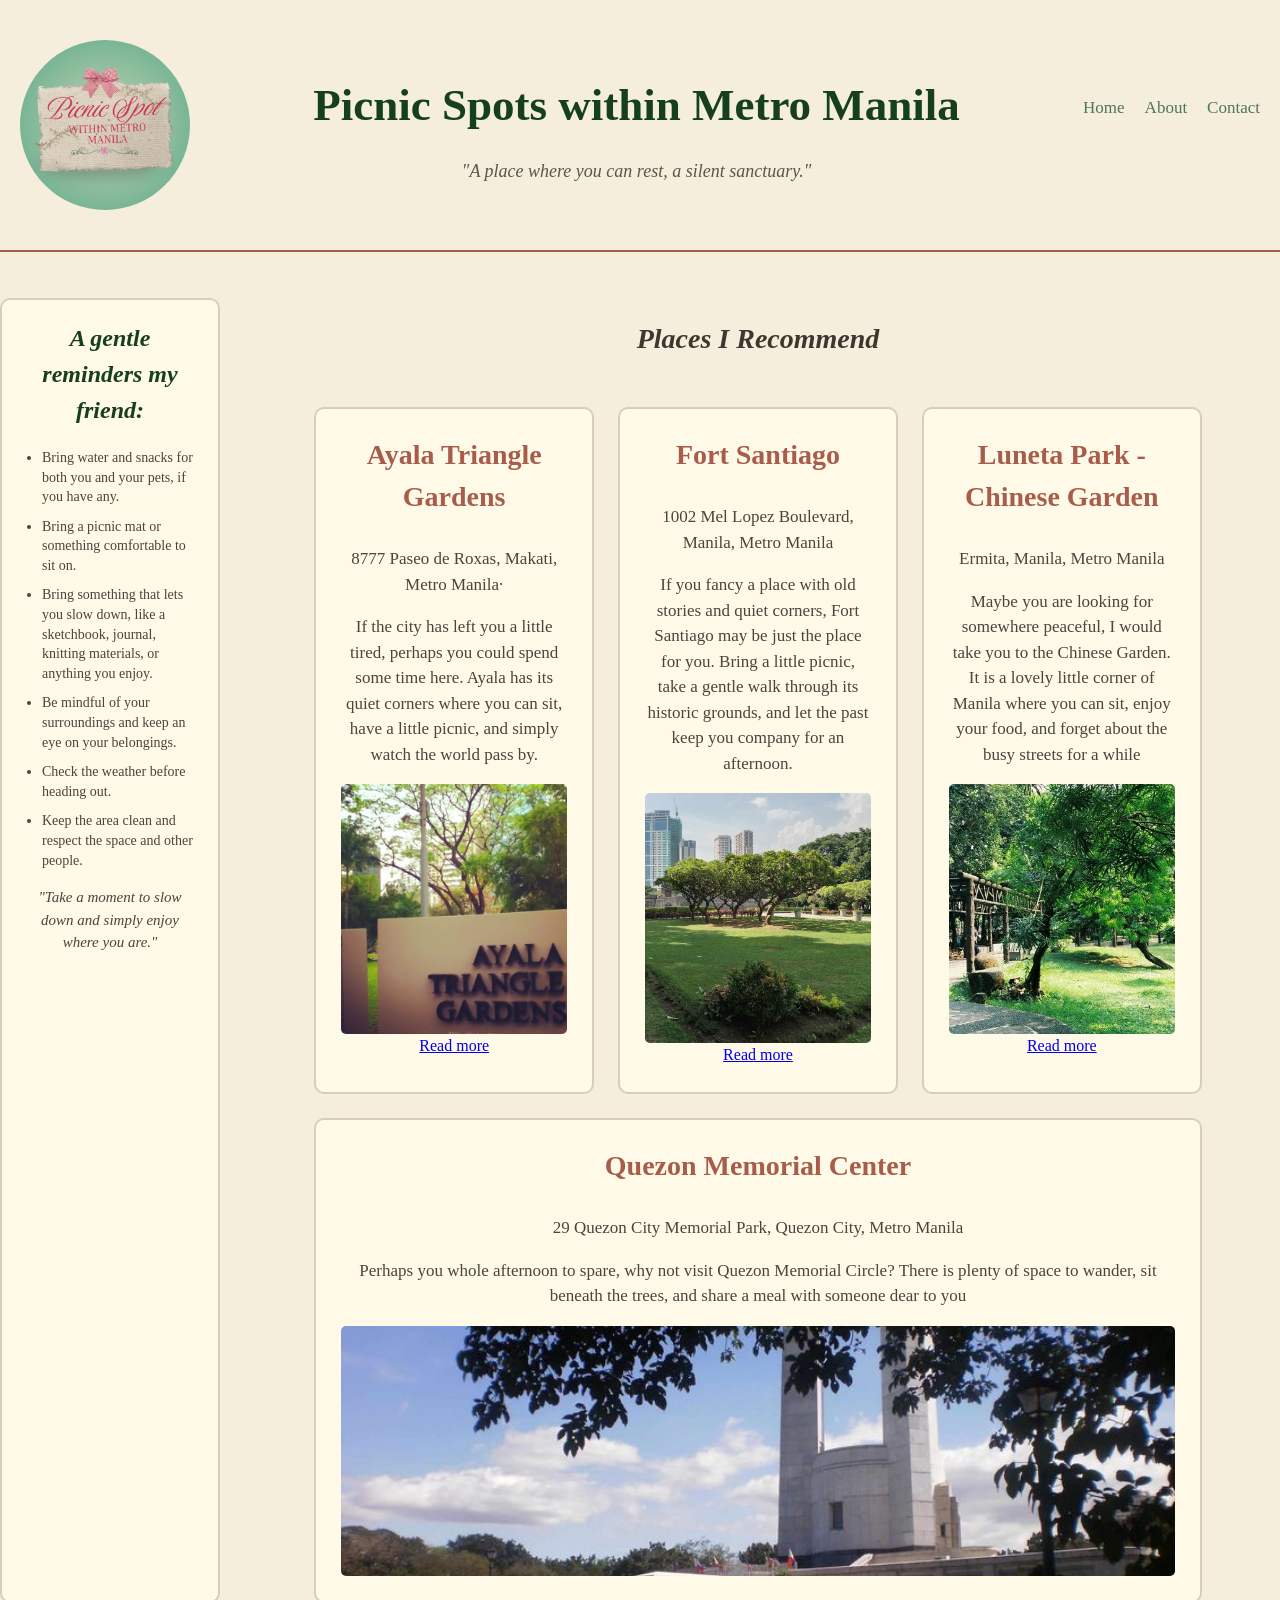
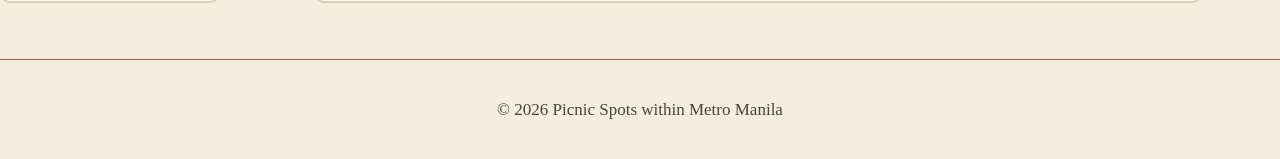
<file: index.html>
<!DOCTYPE html>
<html lang="en">
<head>
    <meta name="viewport" content="width=device-width, intial-scale=1.0">
    <title>Picnic Spots within Metro Manila</title>  
    <link rel="stylesheet" href="picnic.style.css">
</head>

<body>
 <div class="page ">
<header class="header" id="header">
    <div class ="header-content">
      <img src="logo.png" alt="Logo" class="Logo">
    </div>
      <div>
      <h1>Picnic Spots within Metro Manila</h1>
      <p class = "tagline">
      "A place where you can rest, a silent sanctuary."</p>
     </div>
  
    
    <nav>
       <ul>
        <li><a href="index.html">Home</a></li>
        <li><a href="about.picnic.html">About</a></li>
        <li><a href="contact.picnic.html">Contact</a></li>
       </ul>
    </nav>
</header>
  
<aside>
    <h2>A gentle reminders my friend:</h2>
    <ul>
       <li>Bring water and snacks for both you and your pets, if you have any.</li>
       <li>Bring a picnic mat or something comfortable to sit on.</li>
       <li>Bring something that lets you slow down, like a sketchbook, journal, knitting materials, or anything you enjoy.</li>
       <li>Be mindful of your surroundings and keep an eye on your belongings.</li>
       <li>Check the weather before heading out.</li>
       <li>Keep the area clean and respect the space and other people.</li>
   </ul>
    <p>"Take a moment to slow down and simply enjoy where you are."</p>
</aside>

<main>
<section class="recommended-places">
   <h2>Places I Recommend</h2>

<br>

<div class="place-container" id="place-container">
  <article class= "place">
       <h3>Ayala Triangle Gardens</h3>
       <p>8777 Paseo de Roxas, Makati, Metro Manila·</p>
       <p>If the city has left you a little tired, perhaps you could spend some time here. 
          Ayala has its quiet corners where you can sit, have a little picnic, and simply watch the world pass by.</p>
        <img src="Ayala-triangle-garden.jpg" alt="Ayala" class="place-image">

        <a href="places/ayala-triangle-garden.html">Read more</a>
      </article> 

  <article class = "place">
      <h3>Fort Santiago</h3>
     <p>1002 Mel Lopez Boulevard, Manila, Metro Manila </p>
     <p>If you fancy a place with old stories and quiet corners, 
      Fort Santiago may be just the place for you. Bring a little picnic, 
      take a gentle walk through its historic grounds, and 
      let the past keep you company for an afternoon.</p>
      <img src="Fort-santiago.jpg" alt="Fort Santiago" class="place-image">

      <a href="places/fort-santiago.html">Read more</a>

  </article>

  <article class = "place" >
      <h3>Luneta Park - Chinese Garden</h3>
      <p> Ermita, Manila, Metro Manila </p>
      <p>Maybe you are looking for somewhere peaceful, I would take you to the Chinese Garden.
       It is a lovely little corner of Manila where you can sit, enjoy your food, and forget about 
       the busy streets for a while</p>
      <img src="Luneta-chinese-garden.jpg" alt="Luneta-chinese-garden"  class="place-image">

      <a href="places/luneta-chinese-garden.html">Read more</a>
      
  </article>

  <article class = "place">
      <h3>Quezon Memorial Center</h3>
      <p>29 Quezon City Memorial Park, Quezon City, Metro Manila </p>
      <p>Perhaps you whole afternoon to spare, why not visit Quezon Memorial Circle? 
     There is plenty of space to wander, sit beneath the trees, and share a meal with someone dear to you</p>
      <img src="Quezon-memorial-center.jpg" alt="Quezon-memorial-center" class="place-image">
  </article>
</div>
</main>
    
<footer>
  <p> &copy; 2026 Picnic Spots within Metro Manila</p>
</footer>
</div>

</body>
</html>
</file>
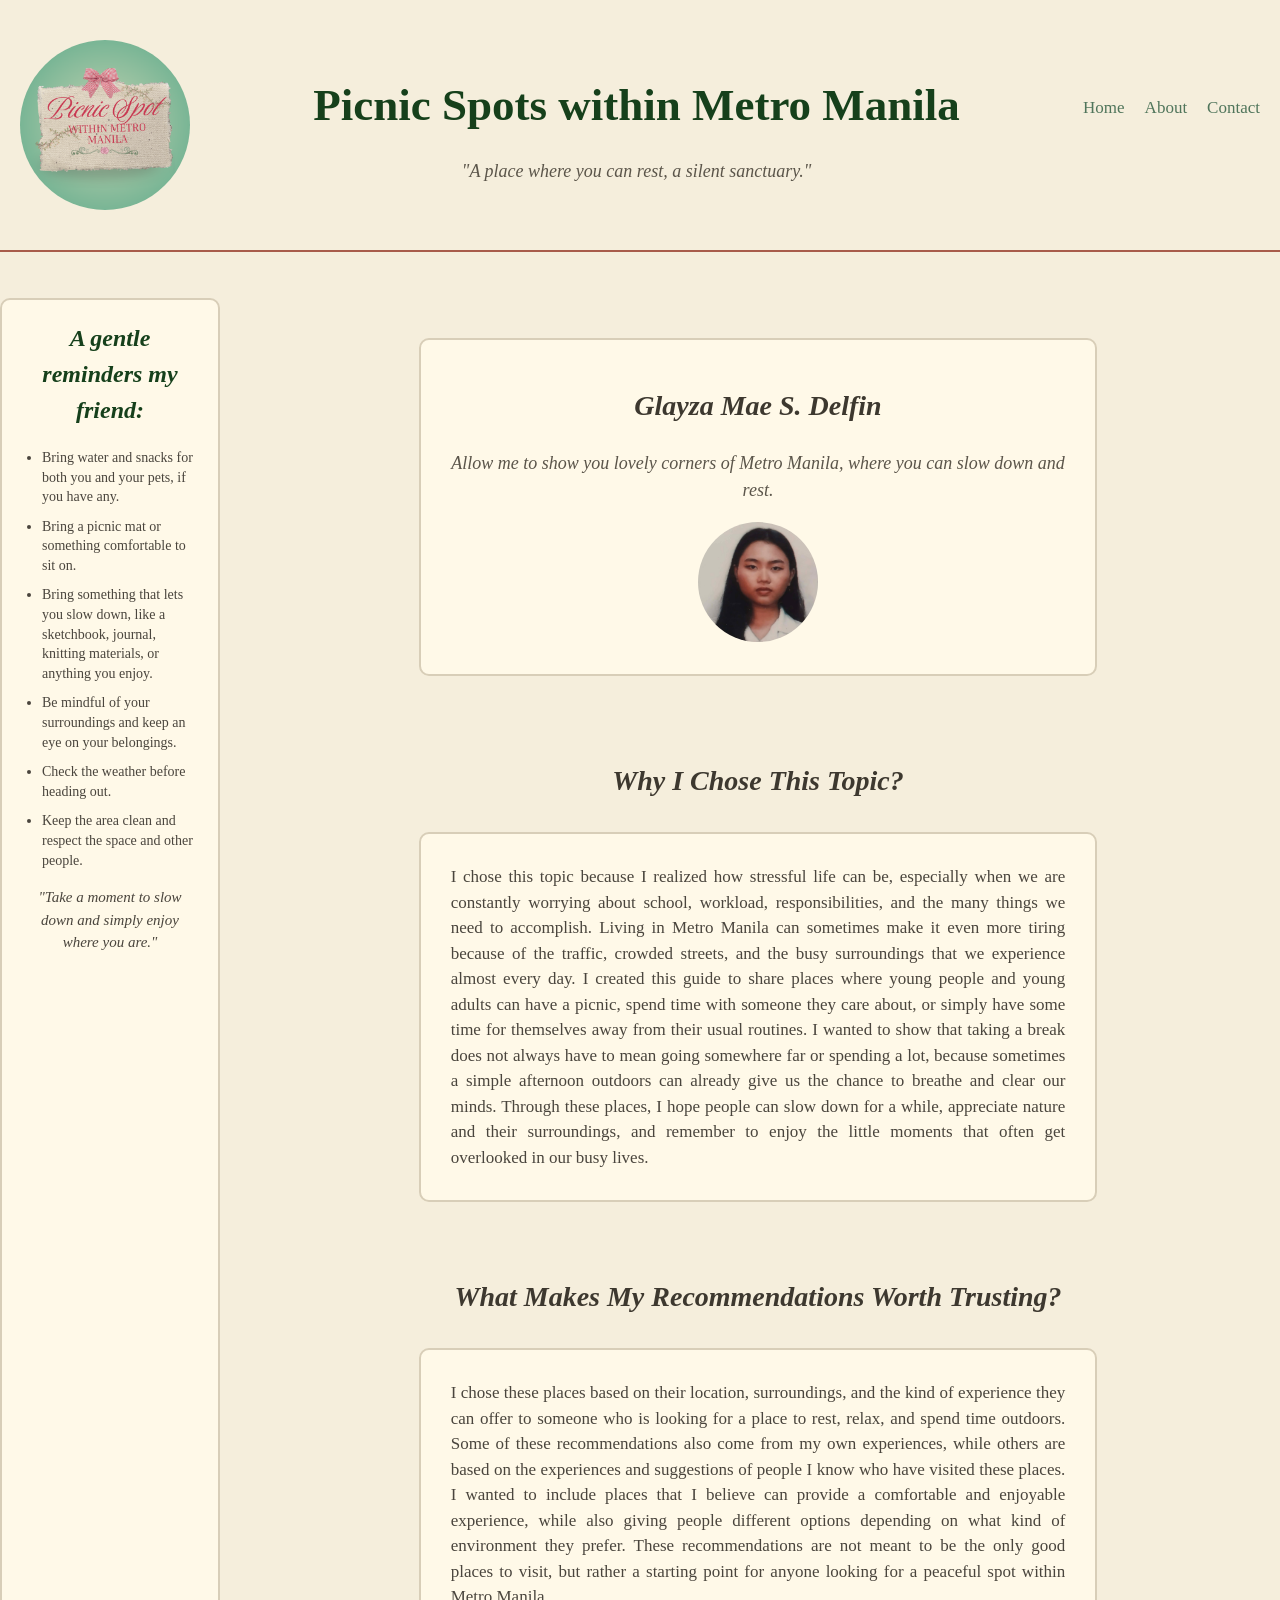
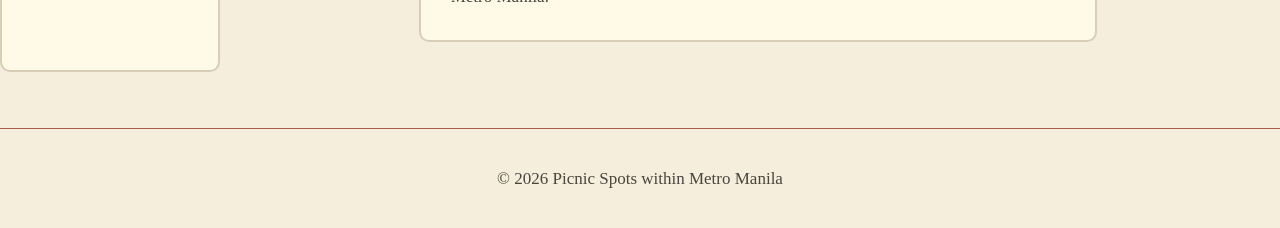
<file: about.picnic.html>
<!DOCTYPE html>
<html lang="en">
<head>
    <meta name="viewport" content="width=device-width, intial-scale=1.0">
    <title>About - Picnic Spots within Metro Manila</title>
    <link rel="stylesheet" href="picnic.style.css">
</head>
<body>
 <div class="page"?>
  <header class="header" id="header">
    <div class ="header-content">
      <img src="logo.png" alt="Logo" class="Logo">
    </div>
      <div>
      <h1>Picnic Spots within Metro Manila</h1>
      <p class = "tagline">
      "A place where you can rest, a silent sanctuary."</p>
      </div>
   
    <nav>
       <ul>
          <li><a href="index.html">Home</a></li>
          <li><a href="about.picnic.html">About</a></li>
          <li><a href="contact.picnic.html">Contact</a></li>
       </ul>
    </nav>
  </header>  
<aside>
  <h2>A gentle reminders my friend:</h2>
    <ul>
       <li>Bring water and snacks for both you and your pets, if you have any.</li>
       <li>Bring a picnic mat or something comfortable to sit on.</li>
       <li>Bring something that lets you slow down, like a sketchbook, journal, knitting materials, or anything you enjoy.</li>
       <li>Be mindful of your surroundings and keep an eye on your belongings.</li>
       <li>Check the weather before heading out.</li>
       <li>Keep the area clean and respect the space and other people.</li>
   </ul>
    <p>"Take a moment to slow down and simply enjoy where you are."</p>
</aside>
  
<main>
<section class= "owner" id="owner">
    <h2>Glayza Mae S. Delfin</h2>
    <p class = "tagline">
        Allow me to show you lovely corners of Metro Manila,
        where you can slow down and rest.</p>
   <img src="profile.jpg" alt="profile" class="profile">
</section>  

<br>

<h2>Why I Chose This Topic?</h2> 
<section class="why">
    <p>I chose this topic because I realized how stressful life can be, especially when we are constantly worrying about school, workload, responsibilities, 
        and the many things we need to accomplish. Living in Metro Manila can sometimes make it even more tiring because of the traffic, crowded streets, and 
        the busy surroundings that we experience almost every day. I created this guide to share places where young people and young adults can have a picnic, 
        spend time with someone they care about, or simply have some time for themselves away from their usual routines. I wanted to show that taking a break 
        does not always have to mean going somewhere far or spending a lot, because sometimes a simple afternoon outdoors can already give us the chance to breathe and clear our minds. 
        Through these places, I hope people can slow down for a while, appreciate nature and their surroundings, and remember to enjoy the little moments that often get overlooked in our busy lives.</p>    
</section>

<br>

<h2>What Makes My Recommendations Worth Trusting?</h2> 
<section class="what">
     <p>I chose these places based on their location, surroundings, and the kind of experience they can offer to someone who is looking for a place to rest, relax,
        and spend time outdoors. Some of these recommendations also come from my own experiences, while others are based on the experiences and suggestions of people 
        I know who have visited these places. I wanted to include places that I believe can provide a comfortable and enjoyable experience, while also giving people different options 
        depending on what kind of environment they prefer. These recommendations are not meant to be the only good places to visit, but rather a starting point for anyone looking for a peaceful spot
        within Metro Manila.</p>
</section>
</main>

<footer>
    <p> &copy; 2026 Picnic Spots within Metro Manila</p>
</footer>
</div>

</body>
</html>
</file>
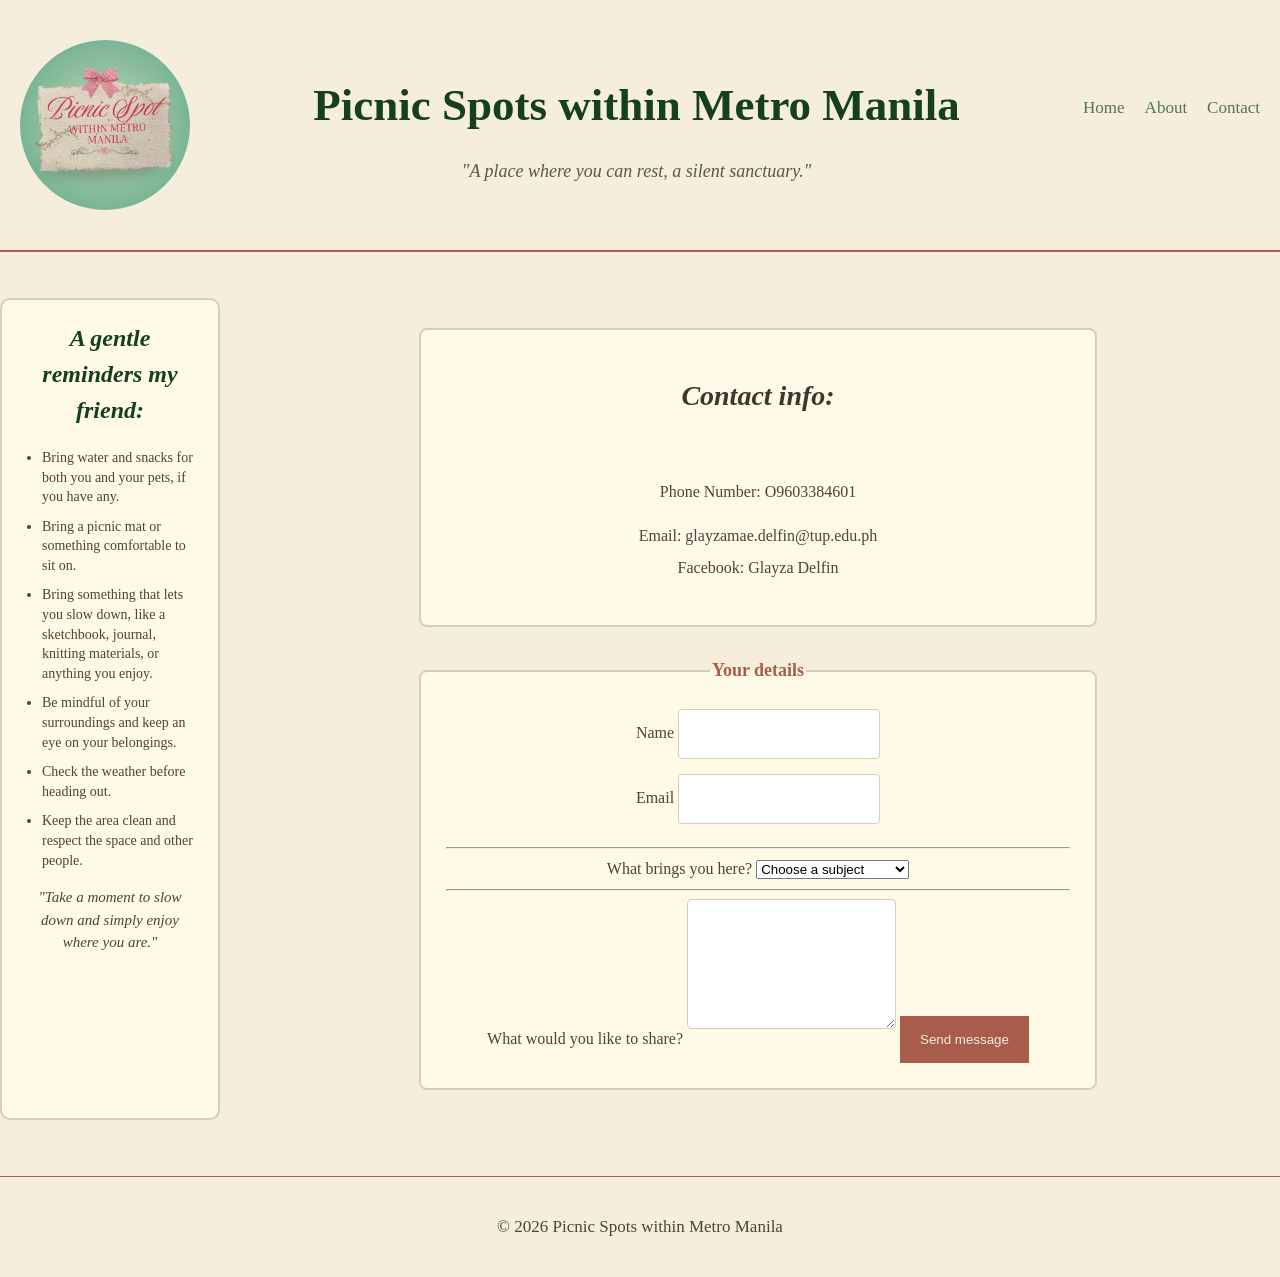
<file: contact.picnic.html>
<!DOCTYPE html>
<html lang="en">
<head>
    <meta name="viewport" content="width=device-width, intial-scale=1.0">
    <title>Contact info - Picnic Spots within Metro Manila</title>
    <link rel="stylesheet" href="picnic.style.css">
</head>
<body>
<div class="page">
<header class="header" id="header">
    <div class ="header-content">
      <img src="logo.png" alt="Logo" class="Logo">
    </div>
      <div>
      <h1>Picnic Spots within Metro Manila</h1>
      <p class = "tagline">
      "A place where you can rest, a silent sanctuary."</p>
     </div>
  
    <nav>
       <ul>
        <li><a href="index.html">Home</a></li>
        <li><a href="about.picnic.html">About</a></li>
        <li><a href="contact.picnic.html">Contact</a></li>
       </ul>
    </nav>
</header>

<aside>
  <h2>A gentle reminders my friend:</h2>
    <ul>
       <li>Bring water and snacks for both you and your pets, if you have any.</li>
       <li>Bring a picnic mat or something comfortable to sit on.</li>
       <li>Bring something that lets you slow down, like a sketchbook, journal, knitting materials, or anything you enjoy.</li>
       <li>Be mindful of your surroundings and keep an eye on your belongings.</li>
       <li>Check the weather before heading out.</li>
       <li>Keep the area clean and respect the space and other people.</li>
   </ul>
    <p>"Take a moment to slow down and simply enjoy where you are."</p>
</aside>

<main>
    <section class="contact"> 
      <h2>Contact info:</h2>
      <br>
      <p>Phone Number: O9603384601</p> 
    <ul> 
        <li><a href="mailto:glayzamae.delfin@tup.edu.ph">Email: glayzamae.delfin@tup.edu.ph</a></li> 
        <li><a href="https://www.facebook.com/profile.php?id=100088355409201">Facebook: Glayza Delfin</a></li> 
    </ul>
    </section>

     <fieldset class="form">
        <legend>Your details</legend>
        <label for="name">Name</label>
        <input type="text" id="name" name="name" required>
        <br>
        <label for="email">Email</label>
        <input type="email" id="email" name="email" required>
        <hr>
        <label for="subject">What brings you here?</label> 
        <select id="subject" name="subject"> 
          <option value="">Choose a subject</option> 
          <option value="suggest-place">Suggest a Picnic Spot</option> 
          <option value="give new insight">Give new insight</option> 
          <option value="ask-question">Ask a Question</option>
          <option value="something-else">Something Else</option> 
        </select> 
        <hr>
        <label for="message">What would you like to share?</label>
        <textarea id="message" name="message" rows="6" required>
        </textarea> <button type="submit">Send message</button>
  </fieldset>
</main>

<footer>
    <p> &copy; 2026 Picnic Spots within Metro Manila</p>
</footer>
</div>

</body>
</html>
</file>
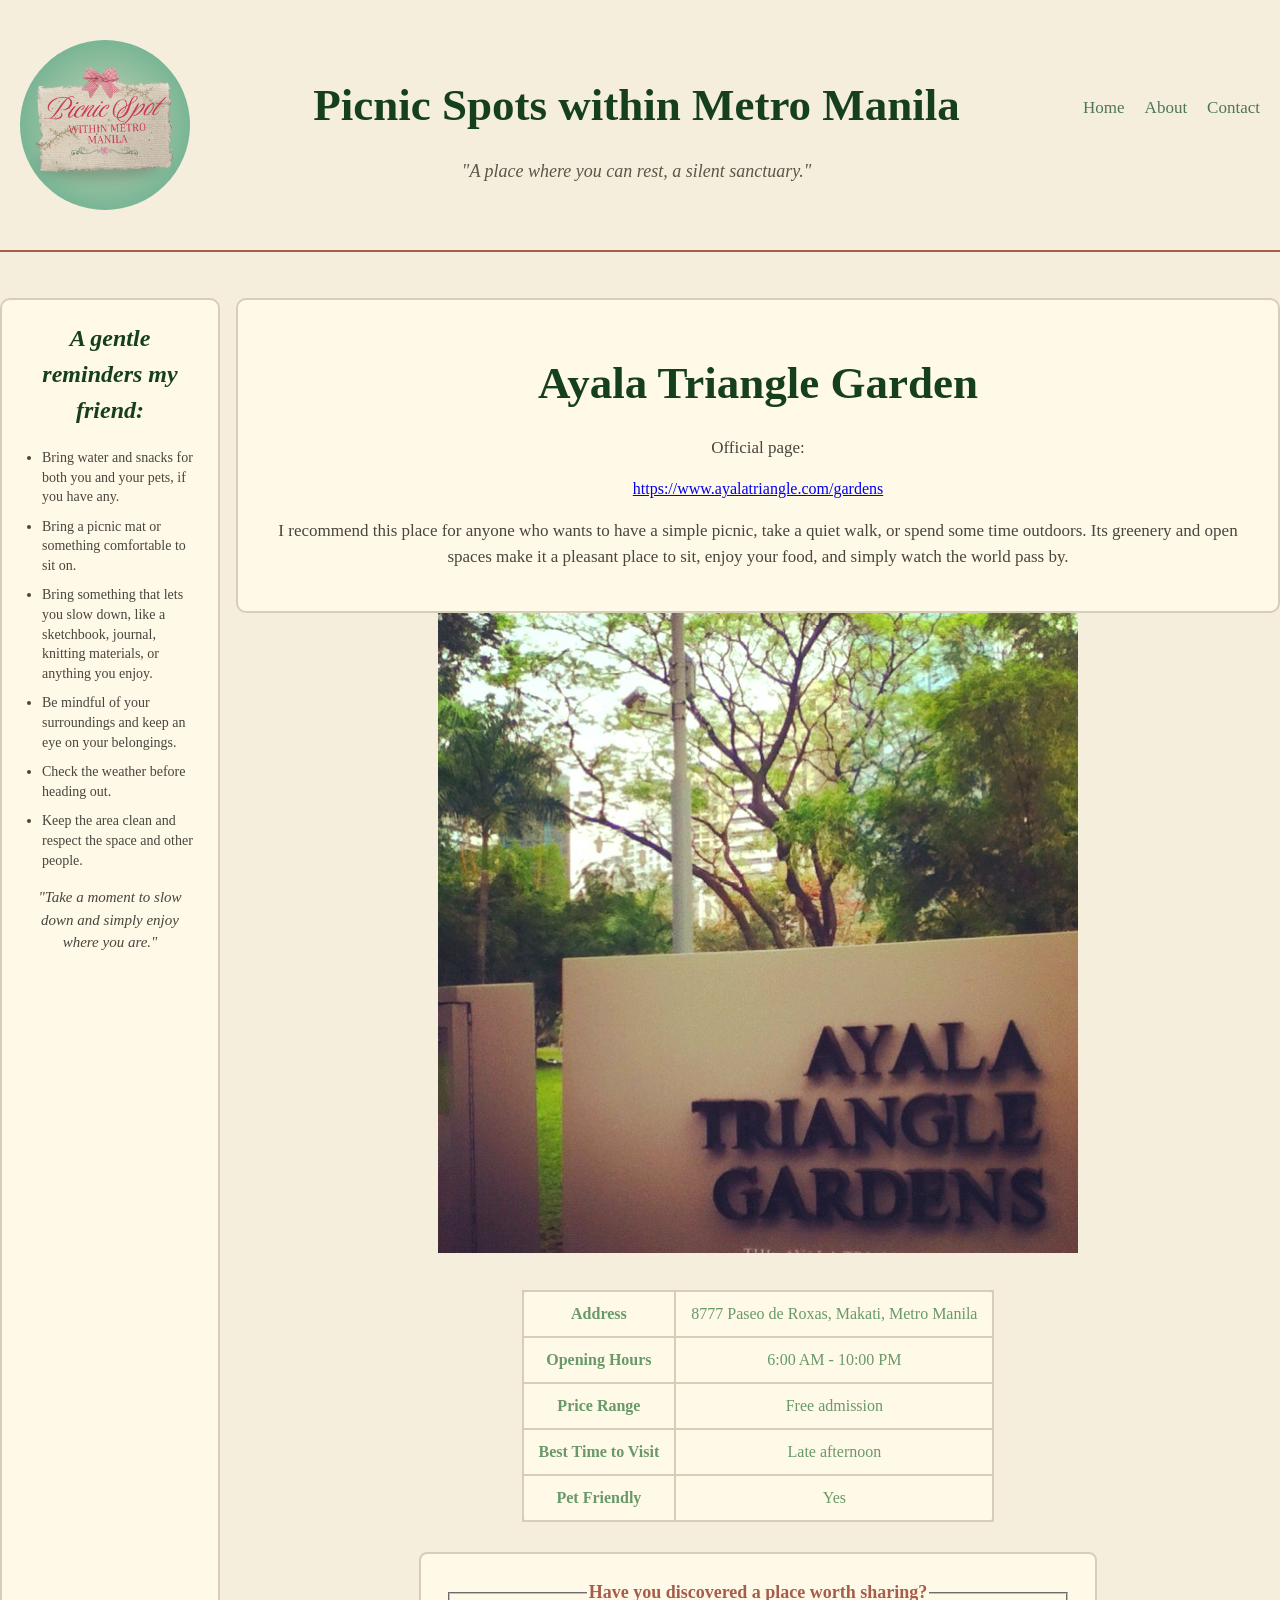
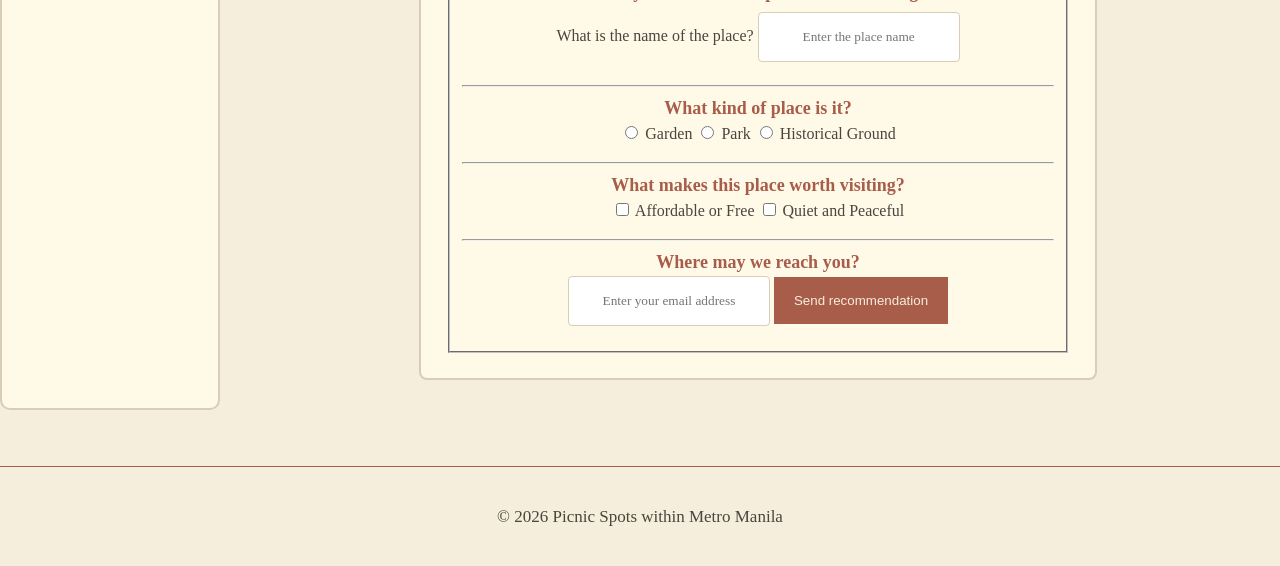
<file: places/ayala-triangle-garden.html>
<!DOCTYPE html>
<html lang="en">
<head>
    <meta name="viewport" content="width=device-width, intial-scale=1.0">
    <title>Ayala Triangle Garden - Place1</title>
    <link rel="stylesheet" href="../picnic.style.css">
</head>

<body>
<div class="page">
<header class="header" id="header">
    <div class ="header-content">
      <img src="../logo.png" alt="Logo" class="Logo">
    </div>
      <div>
      <h1>Picnic Spots within Metro Manila</h1>
      <p class = "tagline">
      "A place where you can rest, a silent sanctuary."</p>
     </div>
    
    <nav>
       <ul>
        <li><a href="../index.html">Home</a></li>
        <li><a href="../about.picnic.html">About</a></li>
        <li><a href="../contact.picnic.html">Contact</a></li>
       </ul>
    </nav>
</header>

<aside>
  <h2>A gentle reminders my friend:</h2>
    <ul>
       <li>Bring water and snacks for both you and your pets, if you have any.</li>
       <li>Bring a picnic mat or something comfortable to sit on.</li>
       <li>Bring something that lets you slow down, like a sketchbook, journal, knitting materials, or anything you enjoy.</li>
       <li>Be mindful of your surroundings and keep an eye on your belongings.</li>
       <li>Check the weather before heading out.</li>
       <li>Keep the area clean and respect the space and other people.</li>
   </ul>
    <p>"Take a moment to slow down and simply enjoy where you are."</p>
</aside>
  
<main>
  <article class= "place">
       <h1>Ayala Triangle Garden</h1>
      <p>Official page:</p> 
       <a href="https://www.ayalatriangle.com/gardens"> https://www.ayalatriangle.com/gardens</a>
       <p> I recommend this place for anyone who wants to have a simple picnic, take a quiet walk, or spend
          some time outdoors. Its greenery and open spaces make it a pleasant place to sit, enjoy your food, 
          and simply watch the world pass by. 
      </p>
  </article> 
   <img src="../Ayala-triangle-garden.jpg" alt="ayala">


   <table class="table"> 
     <tr>
       <th>Address</th>
       <td>8777 Paseo de Roxas, Makati, Metro Manila</td> 
    </tr>
     <tr> 
      <th>Opening Hours</th>
       <td>6:00 AM - 10:00 PM</td>
    </tr>
     <tr> 
       <th>Price Range</th> 
       <td>Free admission</td>
    </tr> 
     <tr> 
       <th>Best Time to Visit</th>
       <td>Late afternoon</td> 
    <tr>
      <th>Pet Friendly</th>
      <td>Yes</td>
    </tr> 
  </table>

  <form class = "suggestion-form">
  <fieldset>
    <legend>Have you discovered a place worth sharing?</legend> 
    <label for="place-name">What is the name of the place?</label> 
      <input type="text" id="place-name" name="place-name" required placeholder="Enter the place name"> 
   <hr>   
    <legend>What kind of place is it?</legend> 
    <label for="garden"> 
      <input type="radio" id="garden" name="category" value="garden"> Garden </label>
    <label for="park"> 
      <input type="radio" id="park" name="category" value="park"> Park </label> 
    <label for="historical">
      <input type="radio" id="historical" name="category" value="historical"> Historical Ground </label>
   <hr>
    <legend>What makes this place worth visiting?</legend>
    <label for="affordable"> 
      <input type="checkbox" id="affordable" name="good-points" value="affordable"> Affordable or Free </label> 
    <label for="quiet"> 
      <input type="checkbox" id="quiet" name="good-points" value="quiet"> Quiet and Peaceful </label> 
   <hr>
    <legend>Where may we reach you?</legend>
    <label for="email">
     <input type="email" id="email" name="email" required placeholder="Enter your email address"> </label> 
     <button type="submit">Send recommendation</button> 
  </fieldset>
  </form> 
</main>

<footer>
  <p> &copy; 2026 Picnic Spots within Metro Manila</p>
</footer>
</div>

</body>
</html>
</file>
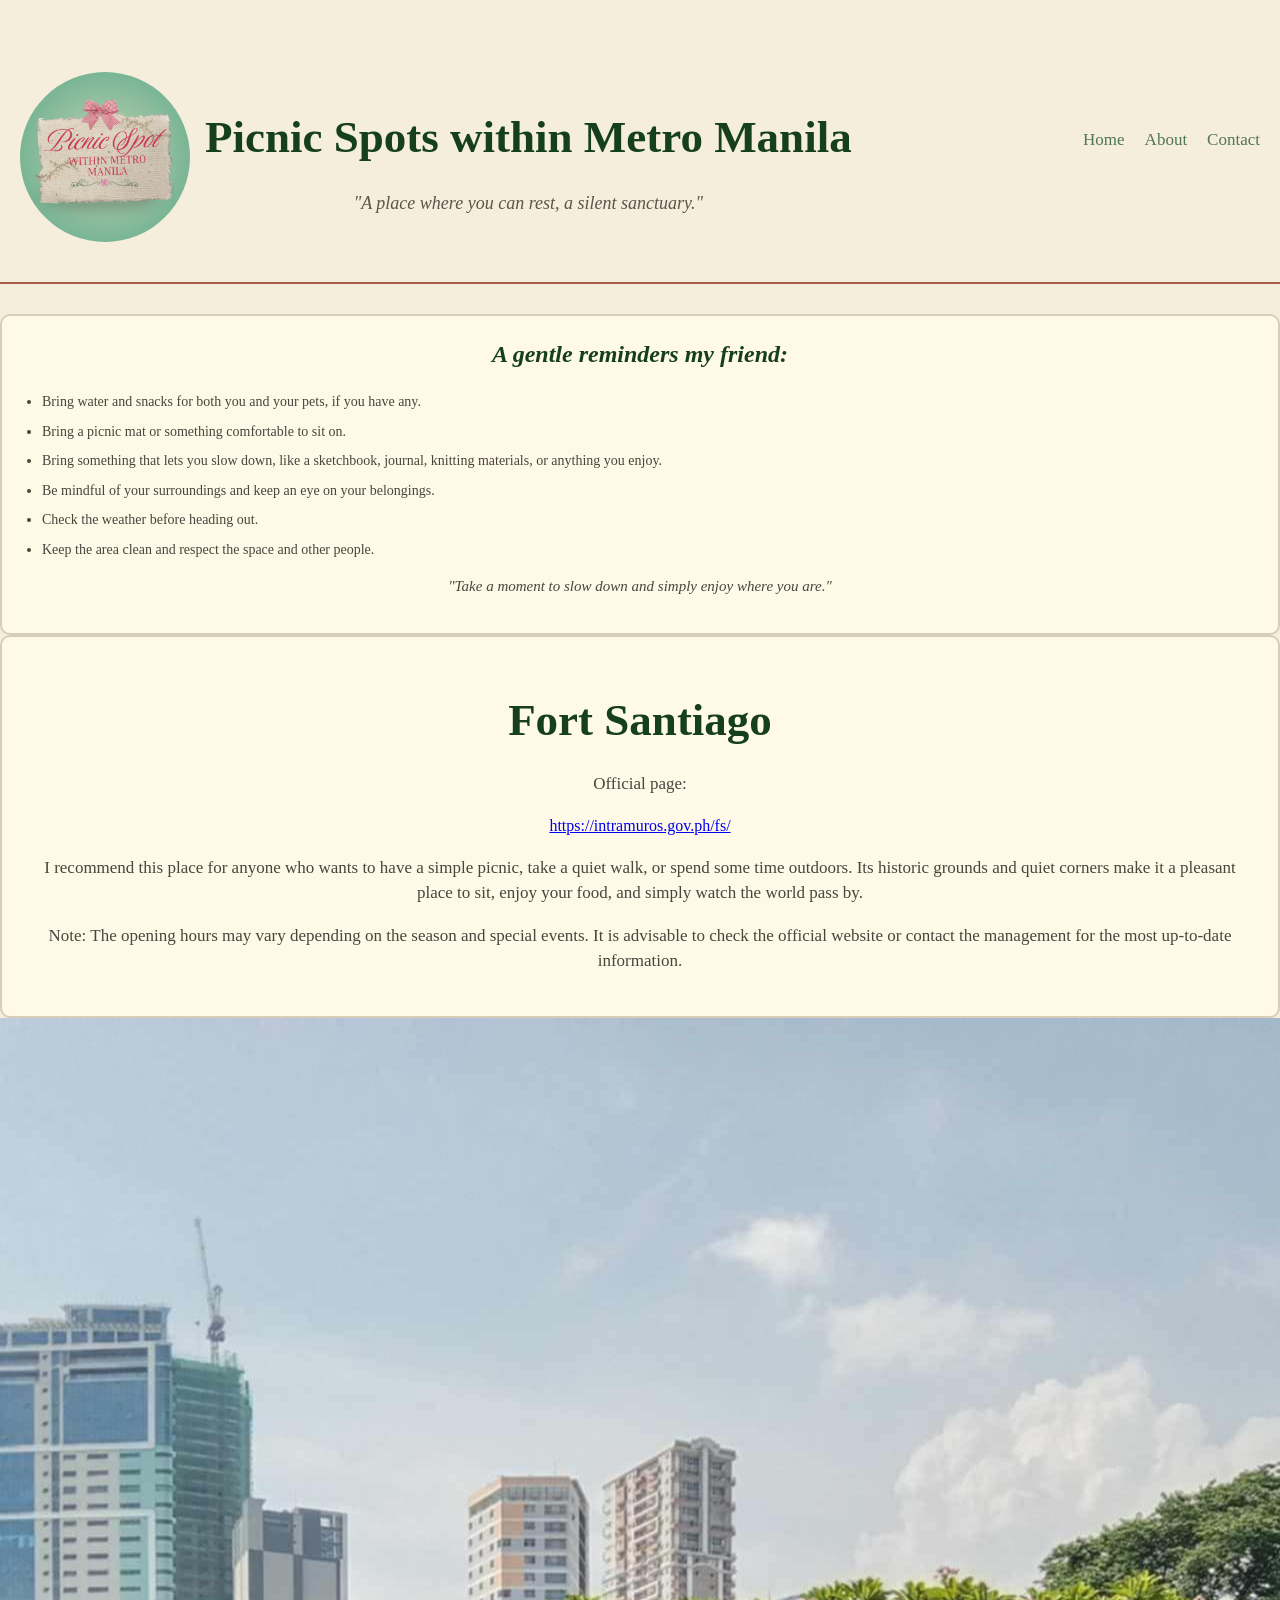
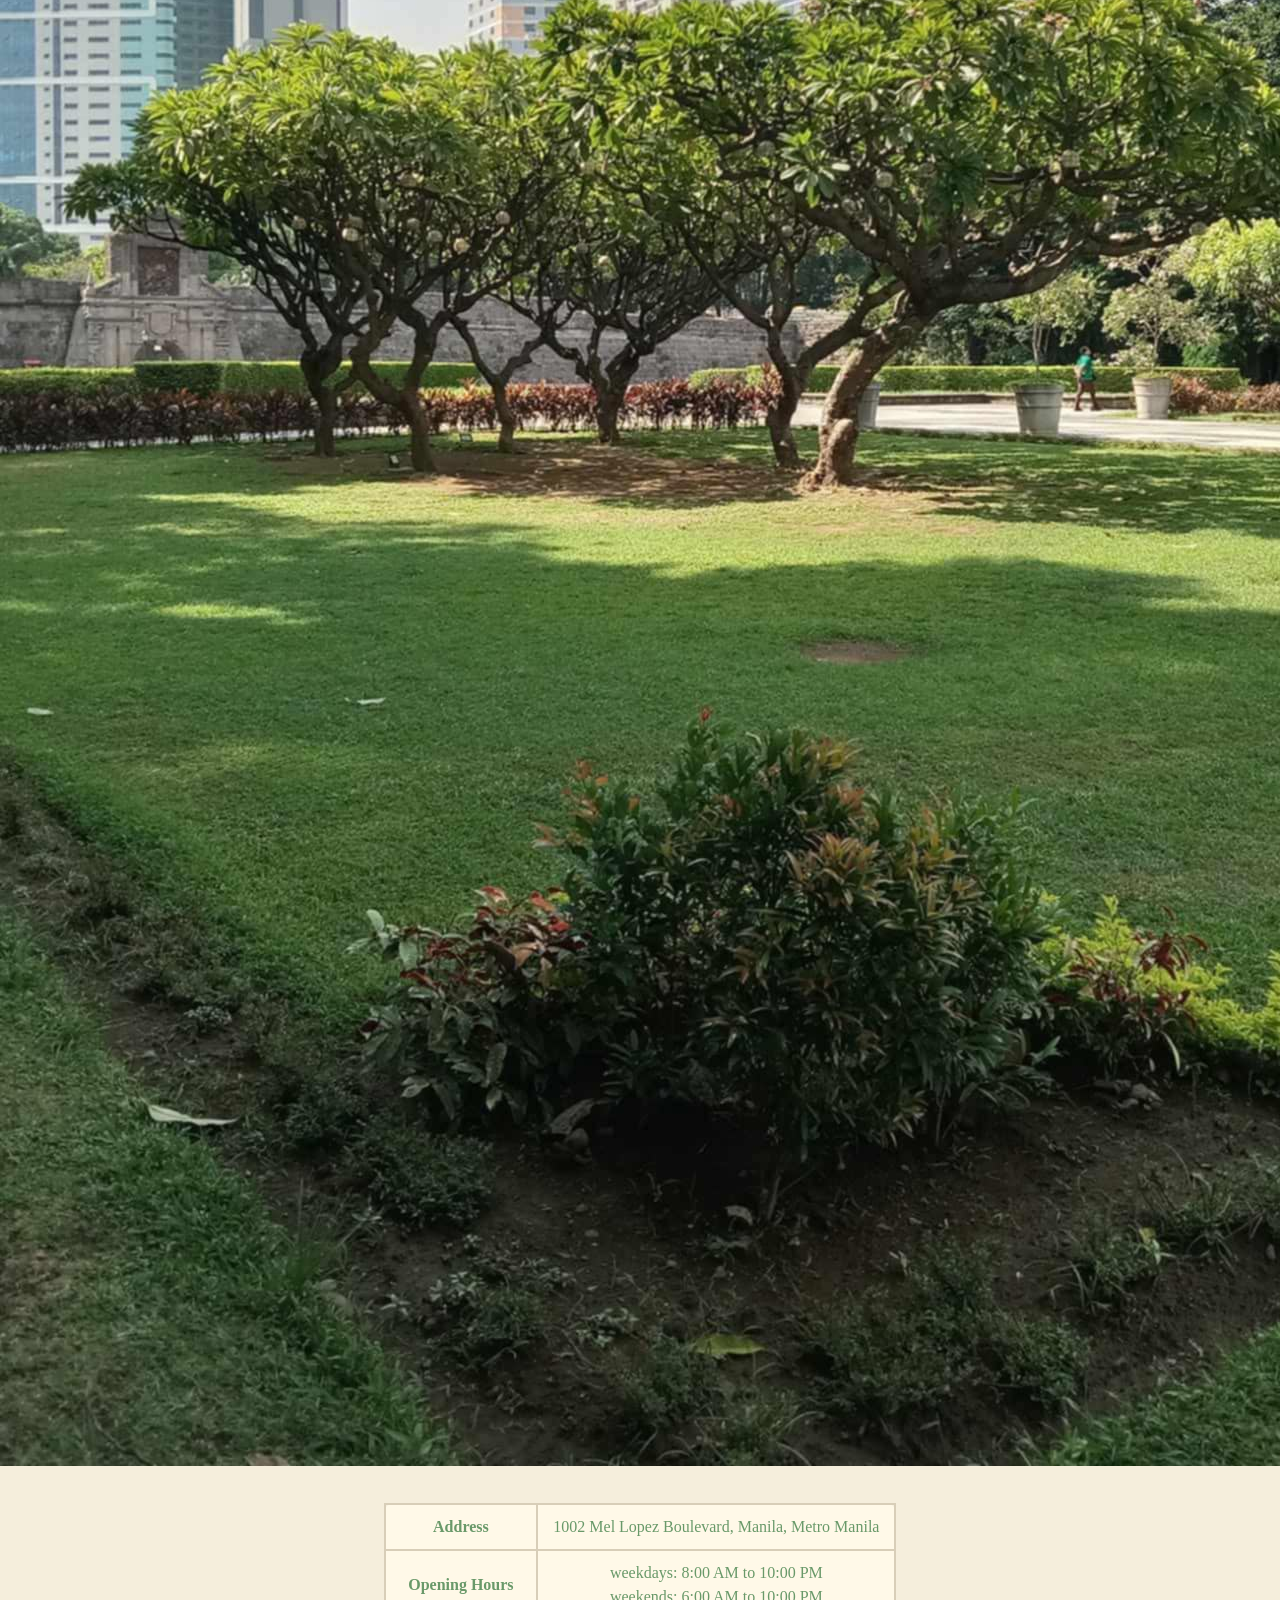
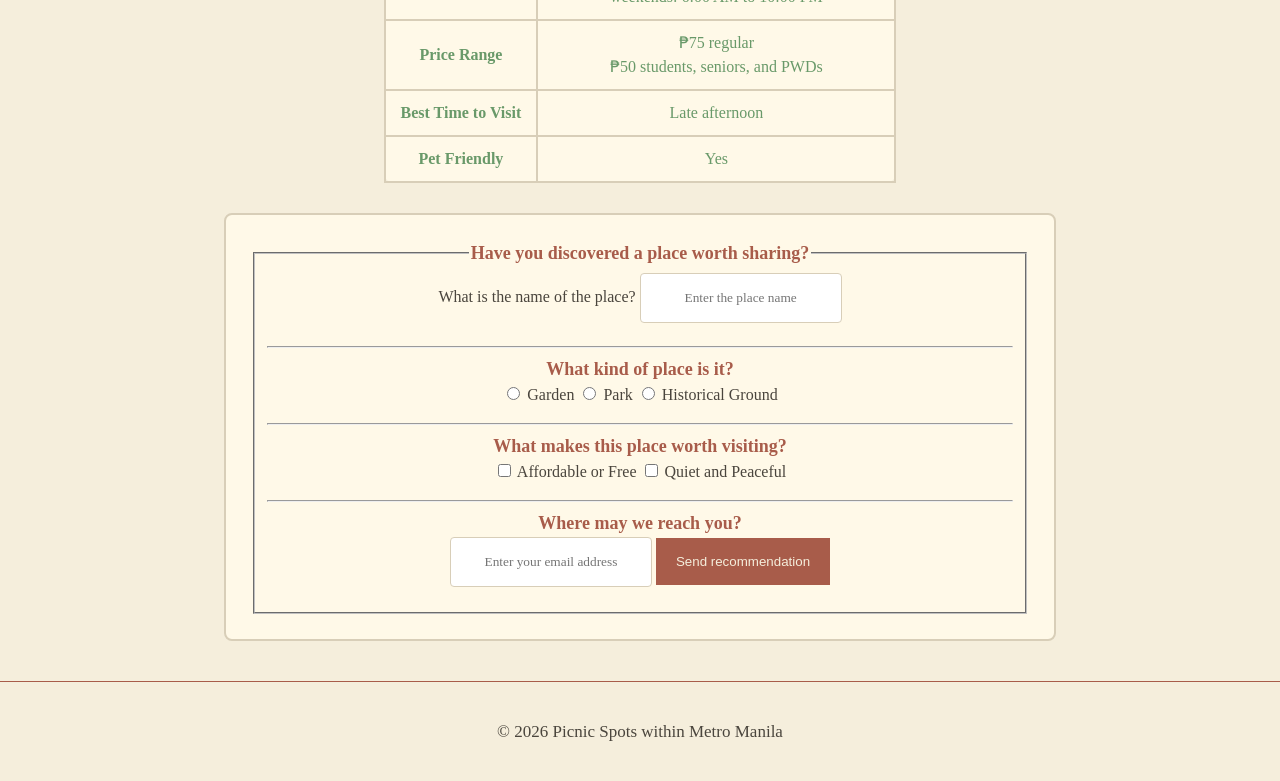
<file: places/fort-santiago.html>
<!DOCTYPE html>
<html lang="en">
<head>
    <meta name="viewport" content="width=device-width, intial-scale=1.0">
    <title>Fort Santiago - Place2</title>
    <link rel="stylesheet" href="../picnic.style.css">
</head>

<body>
<div class="page"></div>
<header class="header" id="header">
    <div class ="header-content">
      <img src="../logo.png" alt="Logo" class="Logo">
      <div>
      <h1>Picnic Spots within Metro Manila</h1>
      <p class = "tagline">
      "A place where you can rest, a silent sanctuary."</p>
     </div>
    </div>
    
    <nav>
       <ul>
        <li><a href="../index.html">Home</a></li>
        <li><a href="../about.picnic.html">About</a></li>
        <li><a href="../contact.picnic.html">Contact</a></li>
       </ul>
    </nav>
</header>

<aside>
  <h2>A gentle reminders my friend:</h2>
    <ul>
       <li>Bring water and snacks for both you and your pets, if you have any.</li>
       <li>Bring a picnic mat or something comfortable to sit on.</li>
       <li>Bring something that lets you slow down, like a sketchbook, journal, knitting materials, or anything you enjoy.</li>
       <li>Be mindful of your surroundings and keep an eye on your belongings.</li>
       <li>Check the weather before heading out.</li>
       <li>Keep the area clean and respect the space and other people.</li>
   </ul>
    <p>"Take a moment to slow down and simply enjoy where you are."</p>
</aside>
  
<main>
  <article class= "place">
       <h1>Fort Santiago</h1>
      <p>Official page:</p> 
       <a href="https://intramuros.gov.ph/fs/"> https://intramuros.gov.ph/fs/</a>
       <p> I recommend this place for anyone who wants to have a simple picnic, take a quiet walk, or spend
          some time outdoors. Its historic grounds and quiet corners make it a pleasant place to sit, enjoy your food, 
          and simply watch the world pass by.
      </p>
       <p>
          Note: The opening hours may vary depending on the season and special events.
         It is advisable to check the official website or contact the management for the most up-to-date information.
      </p>
  </article> 

   <img src="../Fort-santiago.jpg" alt="fort-santiago">

   <table class="table"> 
     <tr>
       <th>Address</th>
       <td>1002 Mel Lopez Boulevard, Manila, Metro Manila </td> 
    </tr>

     <tr> 
      <th>Opening Hours</th>
       <td>weekdays: 8:00 AM to 10:00 PM 
    <br>
        weekends: 6:00 AM to 10:00 PM</td>
    </tr>

     <tr> 
       <th>Price Range</th> 
       <td>₱75 regular 
       <br>₱50 students, seniors, and PWDs</td>
    </tr> 

     <tr> 
       <th>Best Time to Visit</th>
       <td>Late afternoon</td> 
    </tr>

    <tr>
      <th>Pet Friendly</th>
      <td>Yes</td>
    </tr> 
  </table>

  <form class = "suggestion-form">
  <fieldset>
    <legend>Have you discovered a place worth sharing?</legend> 
    <label for="place-name">What is the name of the place?</label> 
      <input type="text" id="place-name" name="place-name" required placeholder="Enter the place name"> 
   <hr>   
    <legend>What kind of place is it?</legend> 
    <label for="garden"> 
      <input type="radio" id="garden" name="category" value="garden"> Garden </label>
    <label for="park"> 
      <input type="radio" id="park" name="category" value="park"> Park </label> 
    <label for="historical">
      <input type="radio" id="historical" name="category" value="historical"> Historical Ground </label>
   <hr>
    <legend>What makes this place worth visiting?</legend>
    <label for="affordable"> 
      <input type="checkbox" id="affordable" name="good-points" value="affordable"> Affordable or Free </label> 
    <label for="quiet"> 
      <input type="checkbox" id="quiet" name="good-points" value="quiet"> Quiet and Peaceful </label> 
   <hr>
    <legend>Where may we reach you?</legend>
    <label for="email">
     <input type="email" id="email" name="email" required placeholder="Enter your email address"> </label> 
     <button type="submit">Send recommendation</button> 
  </fieldset>
  </form> 
</main>

<footer>
  <p> &copy; 2026 Picnic Spots within Metro Manila</p>
</footer>
</div>

</body>
</html>
</file>
<file: picnic.style.css>
/* my color palette (variables) */
 :root {
     --brand-color: #A85C4A;
    --dark-ink: #3D382F;
    --muted-grey: #5B554A;
    --light-background: #F5EEDC;

    --card-background: #FFF9E8;
    --border-color: #D8CEB8;
    --nav-green: #50755B;
    --dark-green: #16401b;
    --light-green: #699969;
    --paragraph-color: #4A453D;
}
 
 /* my base styles */

* {
    box-sizing: border-box;
}

body {
    margin: 0;
    background-color: var(--light-background);
    font-family: Georgia, "Times New Roman", serif;
    color: var(--dark-ink);
    line-height: 1.5;
    text-align: center; 
}

/* my picnic spot's layout regions */
.page {
    display: grid;
    grid-template-columns: 1fr;
    grid-template-areas:
        "masthead"
        "side"
        "main"
        "foot";
    gap: 16px;
}

.header {
    grid-area: masthead;
    display: flex;
    justify-content: space-between;
    align-items: center;
   padding: 25px 15px;
    border-bottom: 2px solid var(--brand-color);
    margin-bottom: 30px;
}

.header-content {
    display: flex;
    flex-direction: column;
    align-items: center;
    gap: 10px;
}

.Logo {
     width: 120px;
    height: 120px;
    object-fit: cover;
    border-radius: 50%;
}

h1 {
    margin-top: 25px;
    margin-bottom: 10px;
    font-size: 30px;
    color: var(--dark-green);
}

.tagline {
    text-align: center;
    font-style: italic;
    font-size: 18px;
    color: var(--muted-grey);
}

nav {
    padding-bottom: 10px;
}

nav ul {
    display: flex;
    flex-direction: column;
    gap: 10px;
    list-style: none;
    padding: 0;
    margin: 0;
}

nav li {
    margin: 0;
}

nav a {
    color: var(--nav-green);
    text-decoration: none;
    font-family: Georgia, "Times New Roman", serif;
    font-size: 17px;
    font-style: normal;
}

nav a:hover {
    color: var(--brand-color);
}

aside {
    grid-area: side;
    background-color: var(--card-background);
    color: var(--paragraph-color);
    padding: 20px;
    border: 2px solid var(--border-color);
    border-radius: 10px;
    text-align: left;
}

aside h2 {
    margin-top: 0;
    font-size: 24px;
    color: var(--dark-green);
    text-align: center;
}

aside p {
    font-size: 15px;
    line-height: 1.5;
    text-align: center;
    font-style: italic;
}

aside ul {
    padding-left: 20px;
    margin-top: 0;
}

aside li {
    margin-bottom: 10px;
    font-size: 14px;
    line-height: 1.4;
    color: var(--paragraph-color);
}

main {
    grid-area: main;
    width: 100%;
    margin: 0 auto;
}

footer {
    grid-area: foot;
    margin-top: 40px;
    padding: 20px;
    border-top: 1px solid var(--brand-color);
    font-size: 14px;
}


/* my owner's page */
.owner {
    width: 90%;
    margin: 40px auto;
    padding: 25px;
    background-color: var(--card-background);
    border: 2px solid var(--border-color);
    border-radius: 10px;
    text-align: center;
}

h2 {
    text-align: center;
    font-size: 28px;
    font-style: italic;
    color: var(--dark-ink);
    margin-top: 20px;
}

.profile {
    width: 120px;
    height: 120px;
    object-fit: cover;
    border-radius: 50%;
}

/* my picnic spot's components */
.place-container {
    display: flex;
    flex-wrap: wrap;
    gap: 10px;
    width: 95%;
    margin: 0 auto;
}

/* my picnic spot's cards */
.place {
    flex: 1 1 240px;
    margin: 0;
    background-color: var(--card-background);
    border: 2px solid var(--border-color);
    padding: 25px;
    text-align: center;
    border-radius: 10px;
}

h3 {
    margin-top: 0;
    font-size: 28px;
    color: var(--brand-color);
}

p {
    text-align: center;
    font-size: 17px;
    color: var(--paragraph-color);
}

.place-image {
    width: 100%;
    height: 250px;
    object-fit: cover;
    border-radius: 5px;
    margin: 15px auto 0;
    display: block;
}

/* my detail's table */

table {
    margin: 30px auto;
    background-color: var(--card-background);
    border-radius: 10px;
    border-collapse: collapse;
    text-align: center;
}

th,
td {
    padding: 10px 15px;
    border: 2px solid var(--border-color);
    color: var(--light-green);
}

/* my about page*/

.why {
    width: 90%;
    max-width: 900px;
    margin: 30px auto;
    padding: 30px;
    background-color: var(--card-background);
    border: 2px solid var(--border-color);
    border-radius: 10px;
}

.why p{
    margin: 0;
    text-align: justify;
    font-size: 17px;
    font-style: normal;
    color:var(--paragraph-color);
}

.what { 
    width: 90%;
    max-width: 900px;
    margin: 30px auto;
    padding: 30px;
    background-color: var(--card-background);
    border: 2px solid var(--border-color);
    border-radius: 10px;
}

.what p{
    margin: 0;
    text-align: justify;
    font-size: 17px;
    font-style: normal;
    color:var(--paragraph-color);
}

/* my contact page */

.contact {
    width: 90%;
    margin: 30px auto;
    padding: 25px;
    background-color: var(--card-background);
    color: var(--paragraph-color);
    border: 2px solid var(--border-color);
    border-radius: 8px;
    text-align: center;
}

.contact p {
    color: var(--paragraph-color);
    font-size: 16px;
    line-height: 1.5;
}

.contact ul {
    list-style: none;
    padding: 0;
    line-height: 2;
}

.contact a {
    color: var(--paragraph-color);
    text-decoration: none;
}

/* my information form */
.form {
    width: 90%;
    margin: 30px auto;
    padding: 25px;
    background-color: var(--card-background);
    color: var(--paragraph-color);
    border: 2px solid var(--border-color);
    border-radius: 8px;
}

.form legend {
    margin-top: 0;
    color: var(--brand-color);
    font-size: 18px;
    font-weight: bold;
    text-align: center;
}

.form input,
.form textarea{
    padding: 16px;
    margin-bottom: 15px;
    border: 1px solid var(--border-color);
    border-radius: 4px;
    font-family: Georgia, "Times New Roman", serif;
    text-align: center;
}

.form button {
    background-color: var(--brand-color);
    color: var(--light-background);
    padding: 16px 20px;
    border: none;
    cursor: pointer;
}

.form input:focus,
.form textarea:focus {
    outline: 3px solid var(--brand-color);
    outline-offset: 2px;
}

/* my suggestion form */

.suggestion-form {
    width: 90%;
    margin: 30px auto;
    padding: 25px;
    background-color: var(--card-background);
    color: var(--paragraph-color);
    border: 2px solid var(--border-color);
    border-radius: 8px;
}

.suggestion-form legend {
    margin-top: 0;
    color: var(--brand-color);
    font-size: 18px;
    font-weight: bold;
    text-align: center;
}

.suggestion-form input,
.suggestion-form textarea {
    padding: 16px;
    margin-bottom: 15px;
    border: 1px solid var(--border-color);
    border-radius: 4px;
    font-family: Georgia, "Times New Roman", serif;
    text-align: center;
}

.suggestion-form button {
    background-color: var(--brand-color);
    color: var(--light-background);
    padding: 16px 20px;
    border: none;
    cursor: pointer;
}  

.suggestion-form input:focus,
.suggestion-form textarea:focus {
    outline: 3px solid var(--brand-color);
    outline-offset: 2px;
}

/* For the Tablet and desktop layout */
@media (min-width: 700px) {

    .page {
        grid-template-columns: 220px 1fr;
        grid-template-areas:
            "masthead masthead"
            "side main"
            "foot foot";
        gap: 16px;
    }

    .header {
        flex-direction: row;
        justify-content: space-between;
        align-items: center;
        padding: 40px 20px;
    }

    .header-content {
        flex-direction: row;
        align-items: center;
        gap: 15px;
    }

    .Logo {
        width: 170px;
        height: 170px;
    }

    h1 {
        font-size: 45px;
    }

    nav ul {
        flex-direction: row;
        gap: 20px;
    }

    nav {
        padding-bottom: 35px;
    }

    .place-container {
        width: 85%;
        gap: 24px;
    }

    .owner,
    .contact,
    .form,
    .suggestion-form {
        width: 65%;
    }

    .why,
    .what {
        width: 65%;
    }
}
</file>
